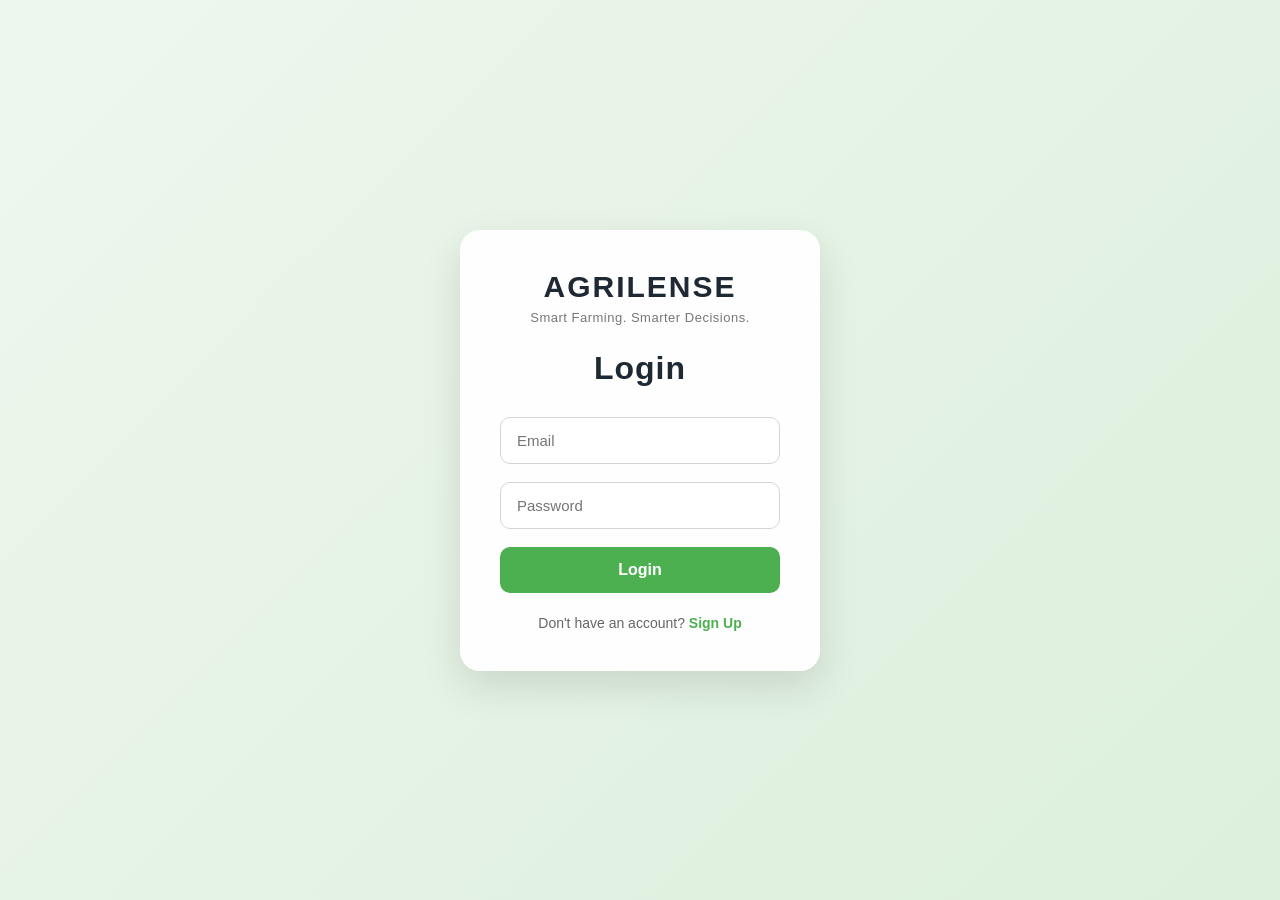
<file: frontend/login.html>
<!DOCTYPE html>
<html lang="en">
<head>
    <meta charset="UTF-8">
    <meta name="viewport" content="width=device-width, initial-scale=1.0">
    <title>Agrilense - Sign Up</title>

    <link rel="stylesheet" href="style.css">
</head>
<body>

    <div class="container">
        <div class="brand-title">
    <h2>AGRILENSE</h2>
    <p>Smart Farming. Smarter Decisions.</p>
</div>
<H1>Login</H1>
<input type="email" id="email" placeholder="Email">

<input type="password" id="password" placeholder="Password">

<button id="loginBtn">Login</button>

<p>
    Don't have an account?
    <a href="signup.html">Sign Up</a>
</p>

<script src="login.js"></script>
</body>
</html>
</file>
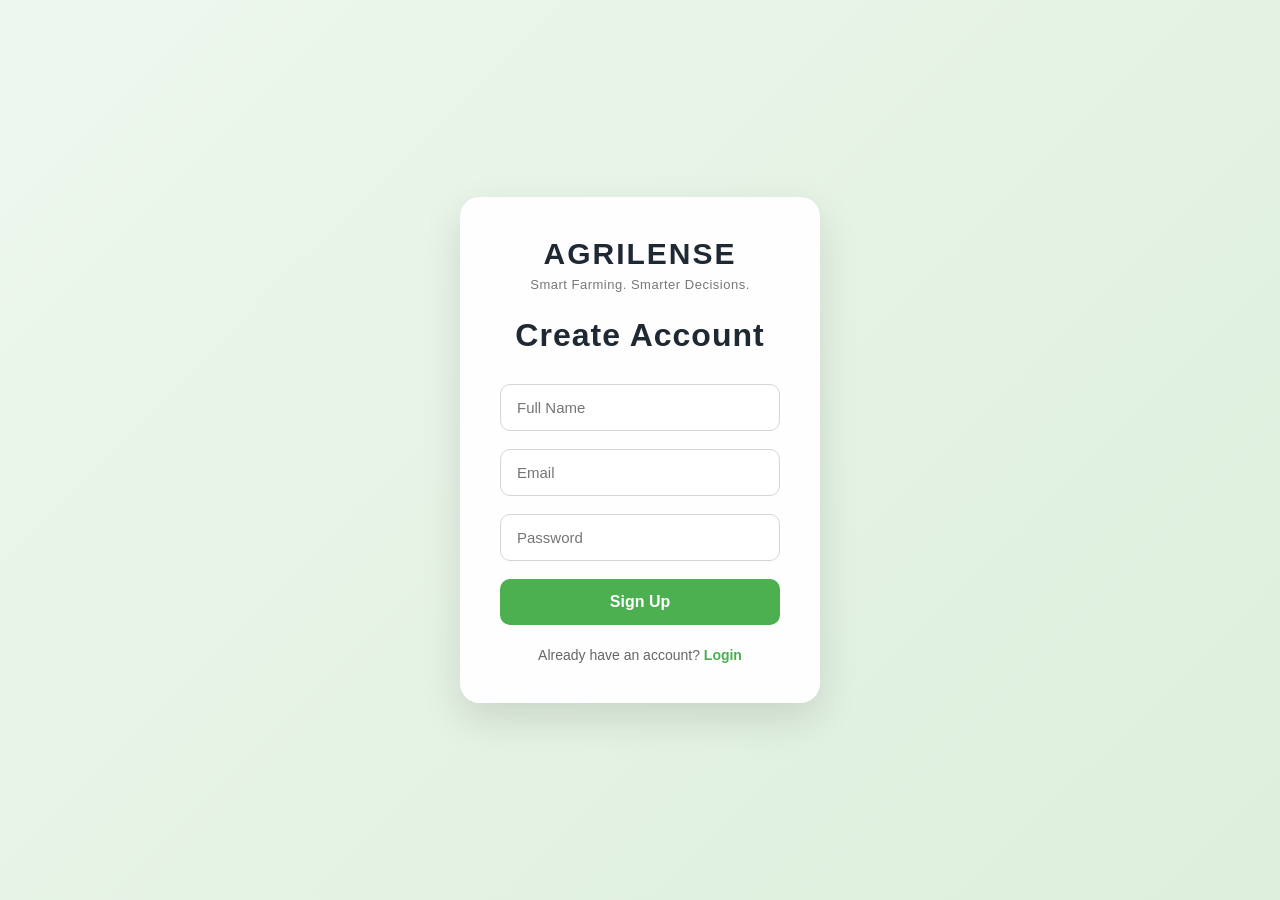
<file: frontend/signup.html>
<!DOCTYPE html>
<html lang="en">

<head>
    <meta charset="UTF-8">
    <meta name="viewport" content="width=device-width, initial-scale=1.0">
    <title>Agrilense - Sign Up</title>

    <link rel="stylesheet" href="style.css">
</head>

<body>

    <div class="container">
        <div class="brand-title">
            <h2>AGRILENSE</h2>
            <p>Smart Farming. Smarter Decisions.</p>
        </div>

        <h1>Create Account</h1>

        <input type="text" id="name" placeholder="Full Name">

        <input type="email" id="email" placeholder="Email">

        <input type="password" id="password" placeholder="Password">

        <button id="signupBtn">Sign Up</button>

        <p>
            Already have an account?
            <a href="login.html">Login</a>
        </p>

    </div>

    <script src="signup.js"></script>

</body>

</html>
</file>
<file: frontend/style.css>
* {
    margin: 0;
    padding: 0;
    box-sizing: border-box;
}

body {
    font-family: Arial, sans-serif;
    background: #f5f7f2;
    color: #1f2933;
}

/* ================= SIDEBAR ================= */

.sidebar {
    position: fixed;
    left: 0;
    top: 0;
    width: 240px;
    height: 100vh;
    background: #163b24;
    padding: 28px 18px;
    display: flex;
    flex-direction: column;
    z-index: 1000;
}

.sidebar-logo {
    color: white;
    font-size: 22px;
    font-weight: bold;
    margin-bottom: 45px;
    padding-left: 10px;
}

.sidebar-nav {
    display: flex;
    flex-direction: column;
    gap: 8px;
}

.sidebar-nav a {
    text-decoration: none;
    color: #d9e6dc;
    padding: 13px 14px;
    border-radius: 10px;
    font-size: 15px;
    transition: 0.2s;
}

.sidebar-nav a:hover,
.sidebar-nav a.active {
    background: #2d6a3f;
    color: white;
}

.logout-btn {
    margin-top: auto;
    border: none;
    background: #254f32;
    color: white;
    padding: 13px;
    border-radius: 10px;
    cursor: pointer;
    font-size: 15px;
}

.logout-btn:hover {
    background: #386f49;
}


/* ================= MAIN ================= */

.main-content {
    margin-left: 240px;
    padding: 30px 40px;
    min-height: 100vh;
}


/* ================= TOPBAR ================= */

.topbar {
    display: flex;
    justify-content: space-between;
    align-items: center;
    margin-bottom: 30px;
}

.topbar h2 {
    font-size: 27px;
}

.topbar p {
    margin-top: 5px;
    color: #718096;
}

.profile {
    display: flex;
    align-items: center;
    gap: 10px;
    font-weight: 600;
}

.profile-icon {
    width: 40px;
    height: 40px;
    border-radius: 50%;
    background: #dcebdc;
    display: flex;
    align-items: center;
    justify-content: center;
}


/* ================= WELCOME ================= */

.welcome-section {
    background: #e4f0e2;
    border-radius: 18px;
    padding: 28px 32px;
    margin-bottom: 25px;
}

.welcome-section h1 {
    font-size: 30px;
    margin-bottom: 8px;
}

.welcome-section p {
    color: #607064;
}


/* ================= STATS ================= */

.stats-grid {
    display: grid;
    grid-template-columns: repeat(4, 1fr);
    gap: 18px;
    margin-bottom: 25px;
}

.stat-card {
    background: white;
    border-radius: 15px;
    padding: 22px;
    display: flex;
    align-items: center;
    gap: 16px;
    box-shadow: 0 4px 15px rgba(0, 0, 0, 0.05);
}

.stat-icon {
    width: 45px;
    height: 45px;
    border-radius: 12px;
    background: #e7f2e6;
    display: flex;
    align-items: center;
    justify-content: center;
    font-size: 21px;
}

.stat-card p {
    color: #718096;
    font-size: 13px;
    margin-bottom: 5px;
}

.stat-card h2 {
    font-size: 24px;
}


/* ================= DASHBOARD GRID ================= */

.dashboard-grid {
    display: grid;
    grid-template-columns: 1.5fr 1fr;
    gap: 22px;
    margin-bottom: 25px;
}

.dashboard-card {
    background: white;
    border-radius: 17px;
    padding: 25px;
    box-shadow: 0 4px 15px rgba(0, 0, 0, 0.05);
}

.card-header {
    margin-bottom: 20px;
}

.card-header h2 {
    font-size: 20px;
    margin-bottom: 5px;
}

.card-header p {
    color: #718096;
    font-size: 14px;
}


/* ================= UPLOAD ================= */

.upload-area {
    width: 100%;
}

.uploadbox {
    min-height: 190px;
    border: 2px dashed #a8c5aa;
    border-radius: 14px;
    display: flex;
    flex-direction: column;
    align-items: center;
    justify-content: center;
    cursor: pointer;
    transition: 0.2s;
    text-align: center;
}

.uploadbox:hover {
    background: #f4faf3;
    border-color: #4d8158;
}

.upload-icon {
    font-size: 35px;
    margin-bottom: 8px;
}

.uploadbox h3 {
    margin-bottom: 5px;
}

.uploadbox p {
    color: #718096;
    font-size: 14px;
}

.uploadbox span {
    margin-top: 8px;
    font-size: 11px;
    color: #87948a;
}

#imagePreview {
    display: none;
    max-width: 100%;
    max-height: 250px;
    margin: 15px auto;
    border-radius: 12px;
}


/* ================= ANALYZE BUTTON ================= */

.analyze-btn {
    width: 100%;
    border: none;
    background: #2f6f3e;
    color: white;
    padding: 13px;
    border-radius: 10px;
    margin-top: 16px;
    font-size: 15px;
    cursor: pointer;
}

.analyze-btn:hover {
    background: #245b31;
}


/* ================= LOADING ================= */

#loading {
    display: none;
    text-align: center;
    margin-top: 18px;
}

.spinner {
    width: 30px;
    height: 30px;
    border: 4px solid #dce8dc;
    border-top: 4px solid #2f6f3e;
    border-radius: 50%;
    margin: auto;
    animation: spin 1s linear infinite;
}

@keyframes spin {
    to {
        transform: rotate(360deg);
    }
}


/* ================= WEATHER ================= */

.weather-placeholder {
    text-align: center;
    padding: 15px;
}

.weather-main {
    font-size: 45px;
    margin-bottom: 5px;
}

.weather-placeholder h1 {
    font-size: 38px;
    margin-bottom: 5px;
}

.weather-placeholder p {
    color: #718096;
    font-size: 13px;
}

.weather-details {
    display: grid;
    grid-template-columns: repeat(3, 1fr);
    border-top: 1px solid #edf0ed;
    padding-top: 18px;
    margin-top: 15px;
    text-align: center;
}

.weather-details span {
    font-size: 18px;
}

.weather-details p {
    font-size: 11px;
    color: #718096;
    margin: 4px 0;
}

.weather-details strong {
    font-size: 13px;
}


/* ================= RESULT ================= */

.result-dashboard-card {
    background: white;
    border-radius: 17px;
    padding: 25px;
    margin-bottom: 25px;
    box-shadow: 0 4px 15px rgba(0, 0, 0, 0.05);
}

.section-heading {
    margin-bottom: 20px;
}

.section-heading h2 {
    font-size: 20px;
    margin-bottom: 5px;
}

.section-heading p {
    color: #718096;
    font-size: 14px;
}

.result-grid {
    display: grid;
    grid-template-columns: repeat(3, 1fr);
    gap: 15px;
}

.result-box {
    background: #f7faf6;
    border-radius: 12px;
    padding: 20px;
}

.result-box span {
    color: #718096;
    font-size: 13px;
}

.result-box h3 {
    margin-top: 10px;
}

.result-box p {
    margin-top: 10px;
}

.progress {
    height: 12px;
    background: #e2e8e2;
    border-radius: 20px;
    margin-top: 15px;
    position: relative;
    overflow: hidden;
}

#confidenceBar {
    height: 100%;
    width: 0%;
    background: #3f7f4c;
    border-radius: 20px;
}

#confidencerel {
    display: block;
    margin-top: 8px;
    font-weight: bold;
}

.reset-btn {
    margin-top: 20px;
    padding: 11px 18px;
    border: none;
    border-radius: 9px;
    background: #e5eee4;
    cursor: pointer;
}


/* ================= HISTORY ================= */

.history-card {
    margin-bottom: 25px;
}

#historyContainer {
    display: flex;
    flex-direction: column;
    gap: 10px;
}


/* ================= FUTURE FEATURES ================= */

.future-section {
    display: grid;
    grid-template-columns: repeat(3, 1fr);
    gap: 18px;
    margin-bottom: 30px;
}

.future-card {
    background: white;
    border-radius: 15px;
    padding: 22px;
    box-shadow: 0 4px 15px rgba(0, 0, 0, 0.05);
}

.future-card span {
    font-size: 28px;
}

.future-card h3 {
    margin: 12px 0 7px;
}

.future-card p {
    color: #718096;
    font-size: 14px;
    line-height: 1.5;
}


/* ================= FOOTER ================= */

.footer {
    text-align: center;
    padding: 30px 0 10px;
    color: #718096;
}

.footer h3 {
    color: #2f6f3e;
    margin-bottom: 8px;
}

.footer p {
    font-size: 13px;
    margin: 4px 0;
}


/* ================= RESPONSIVE ================= */

@media (max-width: 1000px) {

    .sidebar {
        width: 200px;
    }

    .main-content {
        margin-left: 200px;
        padding: 25px;
    }

    .stats-grid {
        grid-template-columns: repeat(2, 1fr);
    }

    .dashboard-grid {
        grid-template-columns: 1fr;
    }

    .future-section {
        grid-template-columns: 1fr;
    }
}


@media (max-width: 700px) {

    .sidebar {
        position: relative;
        width: 100%;
        height: auto;
        padding: 18px;
    }

    .sidebar-logo {
        margin-bottom: 20px;
    }

    .sidebar-nav {
        flex-direction: row;
        overflow-x: auto;
    }

    .sidebar-nav a {
        white-space: nowrap;
    }

    .logout-btn {
        margin-top: 15px;
    }

    .main-content {
        margin-left: 0;
        padding: 18px;
    }

    .topbar {
        align-items: flex-start;
    }

    .stats-grid {
        grid-template-columns: 1fr;
    }

    .result-grid {
        grid-template-columns: 1fr;
    }

    .weather-details {
        grid-template-columns: 1fr;
        gap: 15px;
    }

    .welcome-section h1 {
        font-size: 24px;
    }
}

/* ================= HISTORY ITEMS ================= */

.history-item {
    display: flex;
    align-items: center;
    gap: 18px;
    padding: 18px;
    border-radius: 13px;
    background: #f8faf7;
    border-left: 5px solid #718096;
    transition: 0.2s;
}

.history-item:hover {
    transform: translateY(-2px);
    box-shadow: 0 5px 15px rgba(0, 0, 0, 0.06);
}

.history-item.healthy {
    border-left-color: #3f7f4c;
}

.history-item.diseased {
    border-left-color: #d97706;
}

.history-icon {
    width: 45px;
    height: 45px;
    border-radius: 12px;
    background: white;
    display: flex;
    align-items: center;
    justify-content: center;
    font-size: 22px;
    flex-shrink: 0;
}

.history-info {
    flex: 1;
}

.history-info h3 {
    font-size: 16px;
    margin-bottom: 5px;
}

.history-info p {
    color: #718096;
    font-size: 13px;
    margin-bottom: 6px;
}

.history-info small {
    color: #9aa59c;
    font-size: 11px;
}

.history-confidence {
    text-align: right;
    min-width: 90px;
}

.history-confidence span {
    display: block;
    color: #718096;
    font-size: 11px;
    margin-bottom: 4px;
}

.history-confidence strong {
    font-size: 17px;
    color: #2f6f3e;
}

.empty-history {
    text-align: center;
    padding: 40px 20px;
    color: #718096;
}

.empty-history div {
    font-size: 35px;
    margin-bottom: 10px;
}

.empty-history h3 {
    color: #2d3748;
    margin-bottom: 5px;
}

.empty-history p {
    font-size: 13px;
}


/* Mobile history */

@media (max-width: 600px) {

    .history-item {
        align-items: flex-start;
        flex-wrap: wrap;
    }

    .history-confidence {
        margin-left: 63px;
        text-align: left;
    }

}

/* ================= ANALYTICS ================= */

.analytics-card {
    margin-bottom: 25px;
}

.chart-container {
    position: relative;
    width: 100%;
    max-width: 600px;
    height: 320px;
    margin: 0 auto;
}

@media (max-width: 600px) {

    .chart-container {
        height: 250px;
    }

}

/* ================= WEATHER ================= */

.weather-card {
    min-height: 280px;
}

.weather-main {
    display: flex;
    align-items: center;
    gap: 20px;
    margin: 25px 0;
}

.weather-icon {
    font-size: 55px;
}

.weather-main h1 {
    font-size: 38px;
    margin-bottom: 5px;
}

.weather-main p {
    color: #718096;
}

.weather-details {
    display: grid;
    grid-template-columns: repeat(3, 1fr);
    gap: 10px;
    border-top: 1px solid #edf0ed;
    padding-top: 18px;
}

.weather-details div {
    text-align: center;
}

.weather-details span {
    font-size: 20px;
}

.weather-details p {
    font-size: 11px;
    color: #718096;
    margin: 4px 0;
}

.weather-details strong {
    font-size: 14px;
}

/* ================= CAMERA SCANNER ================= */

.camera-section {
    margin-top: 15px;
    text-align: center;
}

#cameraBtn,
#captureBtn {
    padding: 12px 20px;
    border: none;
    border-radius: 10px;
    cursor: pointer;
    font-weight: 600;
}

#cameraContainer {
    margin-top: 15px;
}

#cameraVideo {
    width: 100%;
    max-width: 500px;
    border-radius: 15px;
    display: block;
    margin: 0 auto 12px;
    background: #111;
}

#captureBtn {
    margin-top: 5px;
}

@media (max-width: 600px) {

    #cameraVideo {
        width: 100%;
    }

}

/* AI Farming Assistant Card */
#chatbotCard {
    cursor: pointer;
    padding: 24px;
    border-radius: 18px;
    background: #ffffff;
    border: 1px solid #e5e7eb;
    transition: all 0.25s ease;
    text-align: center;
}

#chatbotCard:hover {
    transform: translateY(-4px);
    box-shadow: 0 10px 25px rgba(0, 0, 0, 0.08);
}

#chatbotCard .assistant-icon {
    display: block;
    font-size: 38px;
    margin-bottom: 12px;
}

#chatbotCard h3 {
    margin: 0 0 8px;
    font-size: 20px;
}

#chatbotCard p {
    margin: 0;
    color: #666;
    font-size: 14px;
}

/* Chatbot */

.chatbot-container {
    display: none;
    position: fixed;
    right: 25px;
    bottom: 25px;
    width: 360px;
    height: 500px;
    background: white;
    border-radius: 20px;
    box-shadow: 0 15px 40px rgba(0, 0, 0, 0.15);
    overflow: hidden;
    z-index: 1000;
}

.chatbot-header {
    display: flex;
    justify-content: space-between;
    align-items: center;
    padding: 16px 18px;
    background: #2e7d32;
    color: white;
}

.chatbot-header div {
    display: flex;
    align-items: center;
    gap: 10px;
}

.chatbot-header h3 {
    margin: 0;
    font-size: 16px;
}

#closeChatbot {
    border: none;
    background: transparent;
    color: white;
    font-size: 20px;
    cursor: pointer;
}

.chatbot-messages {
    height: 370px;
    padding: 15px;
    overflow-y: auto;
}

.bot-message,
.user-message {
    max-width: 80%;
    padding: 10px 13px;
    margin-bottom: 10px;
    border-radius: 12px;
    font-size: 14px;
    line-height: 1.4;
}

.bot-message {
    background: #f1f5f1;
    margin-right: auto;
}

.user-message {
    background: #2e7d32;
    color: white;
    margin-left: auto;
}

.chatbot-input-area {
    display: flex;
    gap: 8px;
    padding: 12px;
    border-top: 1px solid #eee;
}

#chatbotInput {
    flex: 1;
    padding: 10px;
    border: 1px solid #ddd;
    border-radius: 10px;
    outline: none;
}

#sendChatbotMessage {
    border: none;
    background: #2e7d32;
    color: white;
    padding: 10px 15px;
    border-radius: 10px;
    cursor: pointer;
}
/* =========================
   LOGIN PAGE
========================= */

body {
    margin: 0;
    min-height: 100vh;
    display: flex;
    justify-content: center;
    align-items: center;
    font-family: Arial, sans-serif;
    background: linear-gradient(135deg, #eef7ee, #dcefdc);
}


/* Login Card */

.container {
    width: 360px;
    padding: 40px;
    background: rgba(255, 255, 255, 0.95);
    border-radius: 20px;
    box-shadow: 0 15px 40px rgba(0, 0, 0, 0.12);
    text-align: center;
}


/* Heading */

.container h1 {
    margin-bottom: 30px;
    font-size: 32px;
    letter-spacing: 1px;
}


/* Inputs */

.container input {
    width: 100%;
    box-sizing: border-box;
    padding: 14px 16px;
    margin-bottom: 18px;

    border: 1px solid #d5d5d5;
    border-radius: 10px;

    font-size: 15px;
    outline: none;

    transition: 0.2s ease;
}


.container input:focus {
    border-color: #4caf50;
    box-shadow: 0 0 0 3px rgba(76, 175, 80, 0.12);
}


/* Login Button */

#loginBtn {
    width: 100%;
    padding: 14px;

    border: none;
    border-radius: 10px;

    font-size: 16px;
    font-weight: 600;

    cursor: pointer;

    background: #4caf50;
    color: white;

    transition: 0.2s ease;
}


#loginBtn:hover {
    transform: translateY(-2px);
    box-shadow: 0 8px 20px rgba(76, 175, 80, 0.25);
}


#loginBtn:active {
    transform: translateY(0);
}

.container p {
    margin-top: 22px;
    font-size: 14px;
    color: #666;
}

.container p a {
    color: #4caf50;
    text-decoration: none;
    font-weight: 600;
}

.container p a:hover {
    text-decoration: underline;
}

#signupBtn {
    width: 100%;
    padding: 14px;

    border: none;
    border-radius: 10px;

    font-size: 16px;
    font-weight: 600;

    cursor: pointer;

    background: #4caf50;
    color: white;

    transition: 0.2s ease;
}

#signupBtn:hover {
    transform: translateY(-2px);
    box-shadow: 0 8px 20px rgba(76, 175, 80, 0.25);
}

#signupBtn:active {
    transform: translateY(0);
}

.brand-title {
    margin-bottom: 25px;
}

.brand-title h2 {
    margin: 0;
    font-size: 30px;
    font-weight: 800;
    letter-spacing: 2px;
}

.brand-title p {
    margin: 6px 0 0;
    font-size: 13px;
    color: #777;
    letter-spacing: 0.5px;
}
</file>
